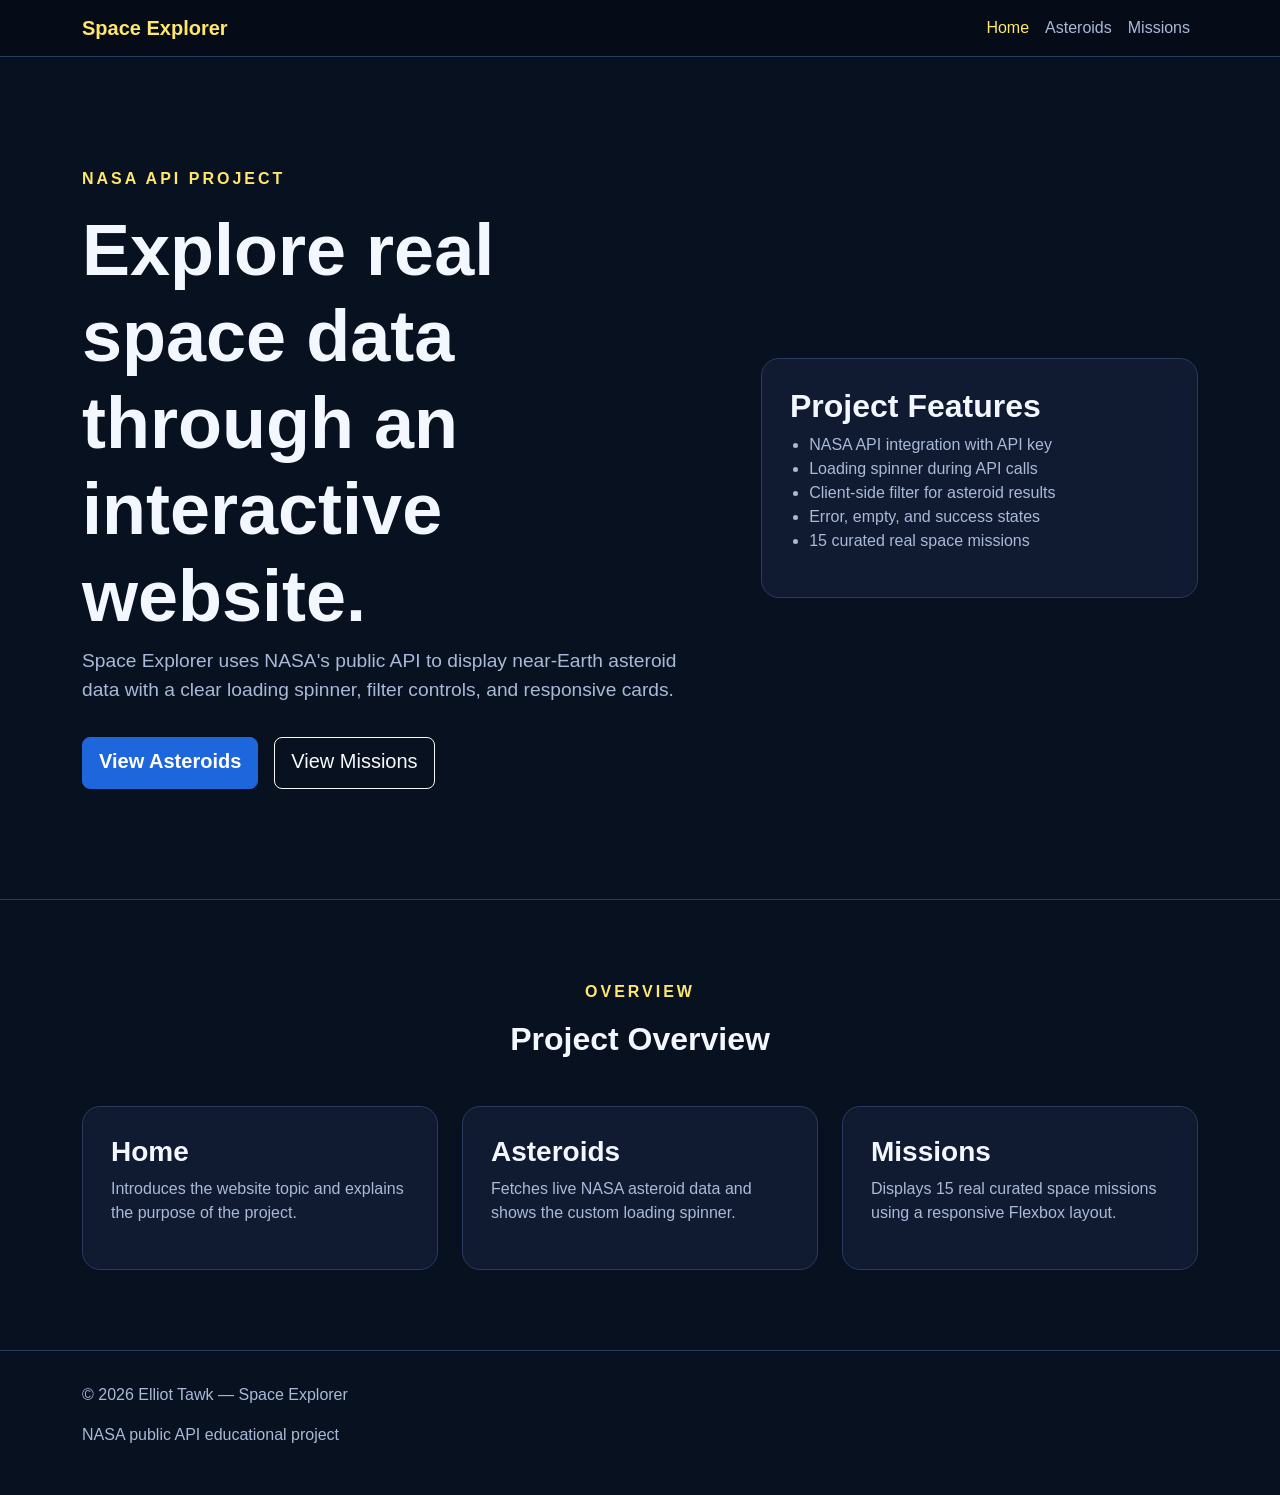
<file: index.html>
<!DOCTYPE html>
<html lang="en">
<head>
  <meta charset="UTF-8">
  <meta name="viewport" content="width=device-width, initial-scale=1.0">
  <title>Space Explorer | Home</title>
  <link href="https://cdn.jsdelivr.net/npm/bootstrap@5.3.3/dist/css/bootstrap.min.css" rel="stylesheet">
  <link rel="stylesheet" href="css/style.css">
</head>
<body>
  <nav class="navbar navbar-expand-lg navbar-dark site-navbar">
    <div class="container">
      <a class="navbar-brand fw-bold" href="index.html">Space Explorer</a>
      <button class="navbar-toggler" type="button" data-bs-toggle="collapse" data-bs-target="#mainNav" aria-controls="mainNav" aria-expanded="false" aria-label="Toggle navigation">
        <span class="navbar-toggler-icon"></span>
      </button>
      <div class="collapse navbar-collapse" id="mainNav">
        <ul class="navbar-nav ms-auto">
          <li class="nav-item"><a class="nav-link active" href="index.html">Home</a></li>
          <li class="nav-item"><a class="nav-link" href="mars.html">Asteroids</a></li>
          <li class="nav-item"><a class="nav-link" href="about.html">Missions</a></li>
        </ul>
      </div>
    </div>
  </nav>

  <main>
    <header class="hero-section">
      <div class="container">
        <div class="row align-items-center g-5">
          <div class="col-lg-7">
            <p class="eyebrow">NASA API PROJECT</p>
            <h1>Explore real space data through an interactive website.</h1>
            <p class="lead-text">Space Explorer uses NASA's public API to display near-Earth asteroid data with a clear loading spinner, filter controls, and responsive cards.</p>
            <div class="hero-actions">
              <a href="mars.html" class="btn btn-primary btn-lg">View Asteroids</a>
              <a href="about.html" class="btn btn-outline-light btn-lg">View Missions</a>
            </div>
          </div>
          <div class="col-lg-5">
            <div class="hero-card">
              <h2>Project Features</h2>
              <ul>
                <li>NASA API integration with API key</li>
                <li>Loading spinner during API calls</li>
                <li>Client-side filter for asteroid results</li>
                <li>Error, empty, and success states</li>
                <li>15 curated real space missions</li>
              </ul>
            </div>
          </div>
        </div>
      </div>
    </header>

    <section class="page-section section-border">
      <div class="container">
        <div class="text-center mb-5">
          <p class="eyebrow">OVERVIEW</p>
          <h2>Project Overview</h2>
        </div>
        <div class="row g-4">
          <div class="col-md-4">
            <div class="info-card h-100">
              <h3>Home</h3>
              <p>Introduces the website topic and explains the purpose of the project.</p>
            </div>
          </div>
          <div class="col-md-4">
            <div class="info-card h-100">
              <h3>Asteroids</h3>
              <p>Fetches live NASA asteroid data and shows the custom loading spinner.</p>
            </div>
          </div>
          <div class="col-md-4">
            <div class="info-card h-100">
              <h3>Missions</h3>
              <p>Displays 15 real curated space missions using a responsive Flexbox layout.</p>
            </div>
          </div>
        </div>
      </div>
    </section>
  </main>

  <footer class="site-footer">
    <div class="container">
      <p>© 2026 Elliot Tawk — Space Explorer</p>
      <p>NASA public API educational project</p>
    </div>
  </footer>

  <script src="https://cdn.jsdelivr.net/npm/bootstrap@5.3.3/dist/js/bootstrap.bundle.min.js"></script>
  <script src="js/app.js"></script>
</body>
</html>
</file>
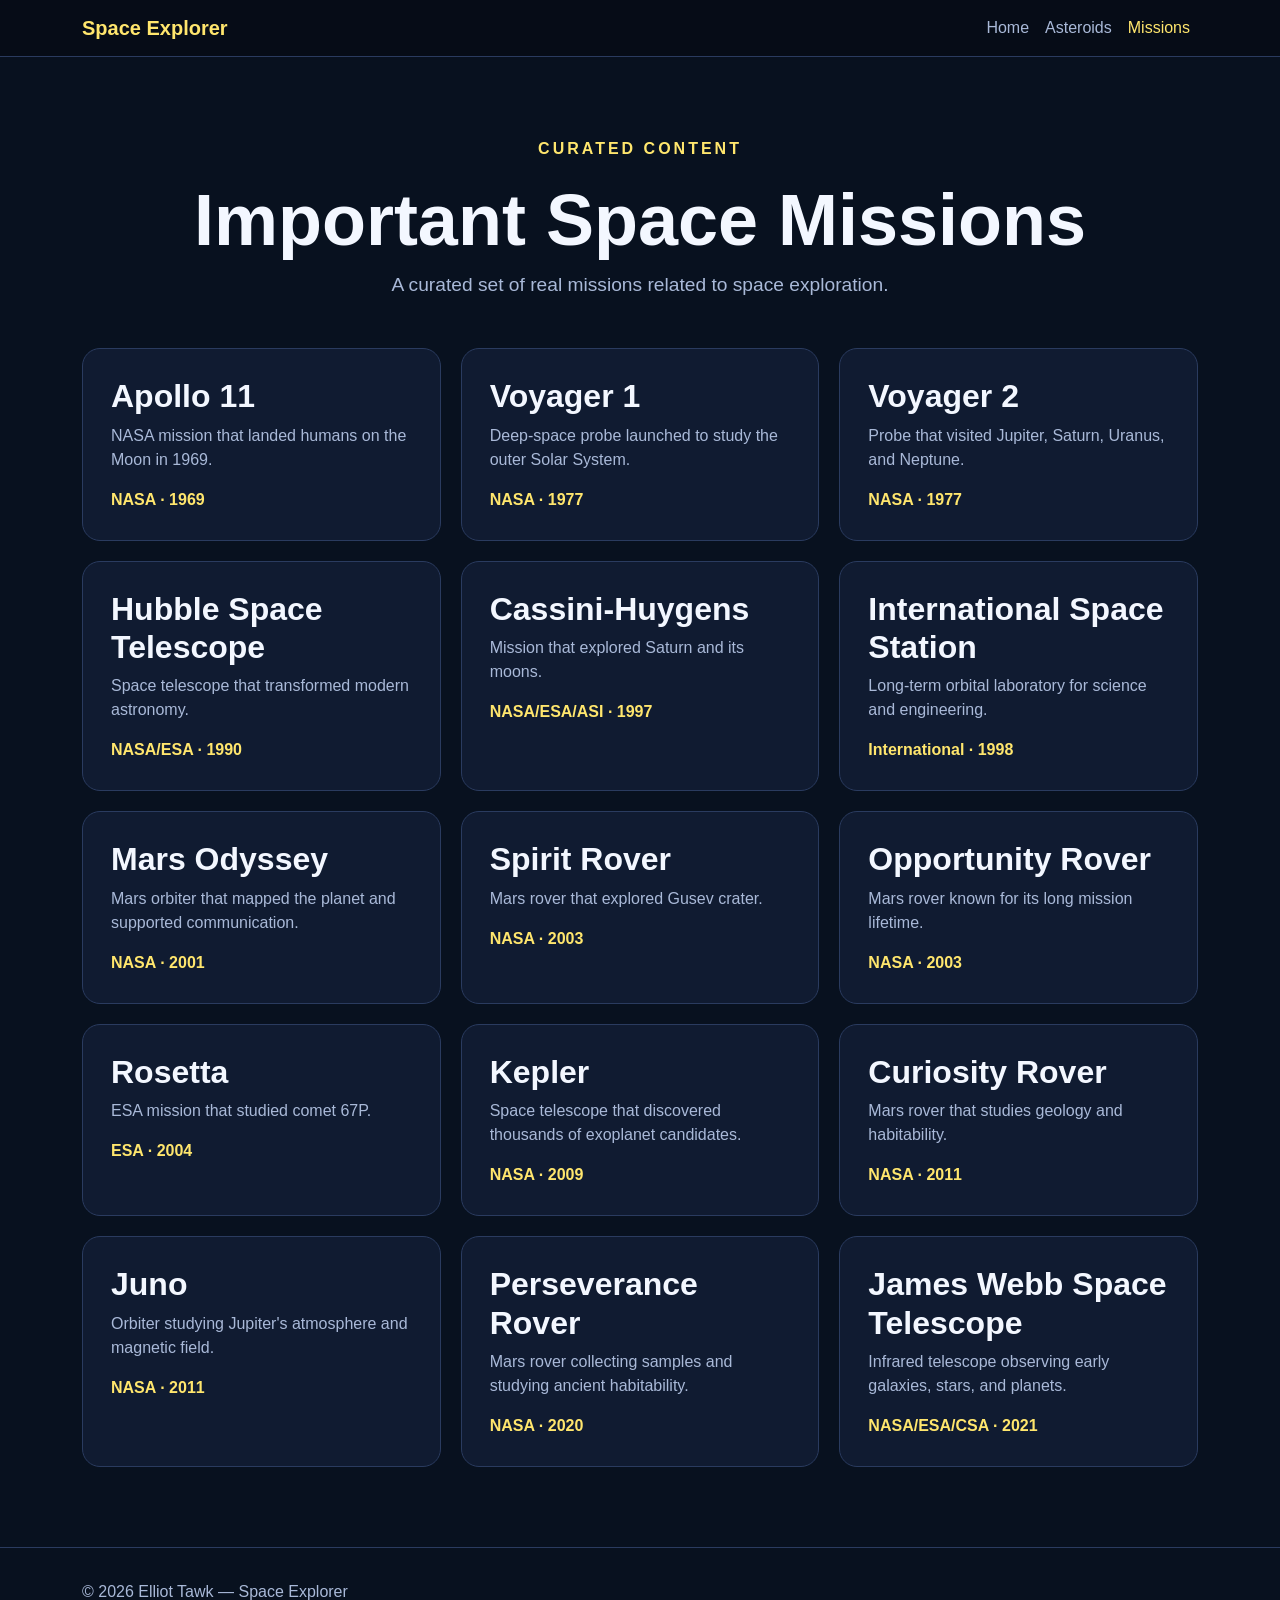
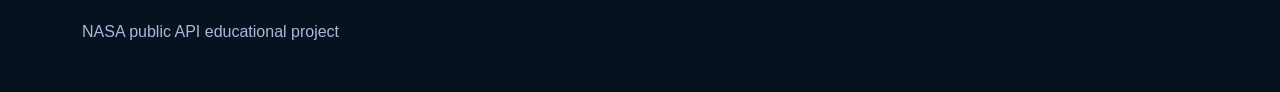
<file: about.html>
<!DOCTYPE html>
<html lang="en">
<head>
  <meta charset="UTF-8">
  <meta name="viewport" content="width=device-width, initial-scale=1.0">
  <title>Space Explorer | Missions</title>
  <link href="https://cdn.jsdelivr.net/npm/bootstrap@5.3.3/dist/css/bootstrap.min.css" rel="stylesheet">
  <link rel="stylesheet" href="css/style.css">
</head>
<body>
  <nav class="navbar navbar-expand-lg navbar-dark site-navbar">
    <div class="container">
      <a class="navbar-brand fw-bold" href="index.html">Space Explorer</a>
      <button class="navbar-toggler" type="button" data-bs-toggle="collapse" data-bs-target="#mainNav" aria-controls="mainNav" aria-expanded="false" aria-label="Toggle navigation">
        <span class="navbar-toggler-icon"></span>
      </button>
      <div class="collapse navbar-collapse" id="mainNav">
        <ul class="navbar-nav ms-auto">
          <li class="nav-item"><a class="nav-link" href="index.html">Home</a></li>
          <li class="nav-item"><a class="nav-link" href="mars.html">Asteroids</a></li>
          <li class="nav-item"><a class="nav-link active" href="about.html">Missions</a></li>
        </ul>
      </div>
    </div>
  </nav>

  <main>
    <section class="page-section">
      <div class="container">
        <div class="text-center mb-5">
          <p class="eyebrow">CURATED CONTENT</p>
          <h1>Important Space Missions</h1>
          <p class="lead-text">A curated set of real missions related to space exploration.</p>
        </div>

        <div class="mission-grid">
          <article class="mission-card"><h2>Apollo 11</h2><p>NASA mission that landed humans on the Moon in 1969.</p><span>NASA · 1969</span></article>
          <article class="mission-card"><h2>Voyager 1</h2><p>Deep-space probe launched to study the outer Solar System.</p><span>NASA · 1977</span></article>
          <article class="mission-card"><h2>Voyager 2</h2><p>Probe that visited Jupiter, Saturn, Uranus, and Neptune.</p><span>NASA · 1977</span></article>
          <article class="mission-card"><h2>Hubble Space Telescope</h2><p>Space telescope that transformed modern astronomy.</p><span>NASA/ESA · 1990</span></article>
          <article class="mission-card"><h2>Cassini-Huygens</h2><p>Mission that explored Saturn and its moons.</p><span>NASA/ESA/ASI · 1997</span></article>
          <article class="mission-card"><h2>International Space Station</h2><p>Long-term orbital laboratory for science and engineering.</p><span>International · 1998</span></article>
          <article class="mission-card"><h2>Mars Odyssey</h2><p>Mars orbiter that mapped the planet and supported communication.</p><span>NASA · 2001</span></article>
          <article class="mission-card"><h2>Spirit Rover</h2><p>Mars rover that explored Gusev crater.</p><span>NASA · 2003</span></article>
          <article class="mission-card"><h2>Opportunity Rover</h2><p>Mars rover known for its long mission lifetime.</p><span>NASA · 2003</span></article>
          <article class="mission-card"><h2>Rosetta</h2><p>ESA mission that studied comet 67P.</p><span>ESA · 2004</span></article>
          <article class="mission-card"><h2>Kepler</h2><p>Space telescope that discovered thousands of exoplanet candidates.</p><span>NASA · 2009</span></article>
          <article class="mission-card"><h2>Curiosity Rover</h2><p>Mars rover that studies geology and habitability.</p><span>NASA · 2011</span></article>
          <article class="mission-card"><h2>Juno</h2><p>Orbiter studying Jupiter's atmosphere and magnetic field.</p><span>NASA · 2011</span></article>
          <article class="mission-card"><h2>Perseverance Rover</h2><p>Mars rover collecting samples and studying ancient habitability.</p><span>NASA · 2020</span></article>
          <article class="mission-card"><h2>James Webb Space Telescope</h2><p>Infrared telescope observing early galaxies, stars, and planets.</p><span>NASA/ESA/CSA · 2021</span></article>
        </div>
      </div>
    </section>
  </main>

  <footer class="site-footer">
    <div class="container">
      <p>© 2026 Elliot Tawk — Space Explorer</p>
      <p>NASA public API educational project</p>
    </div>
  </footer>

  <script src="https://cdn.jsdelivr.net/npm/bootstrap@5.3.3/dist/js/bootstrap.bundle.min.js"></script>
  <script src="js/app.js"></script>
</body>
</html>
</file>
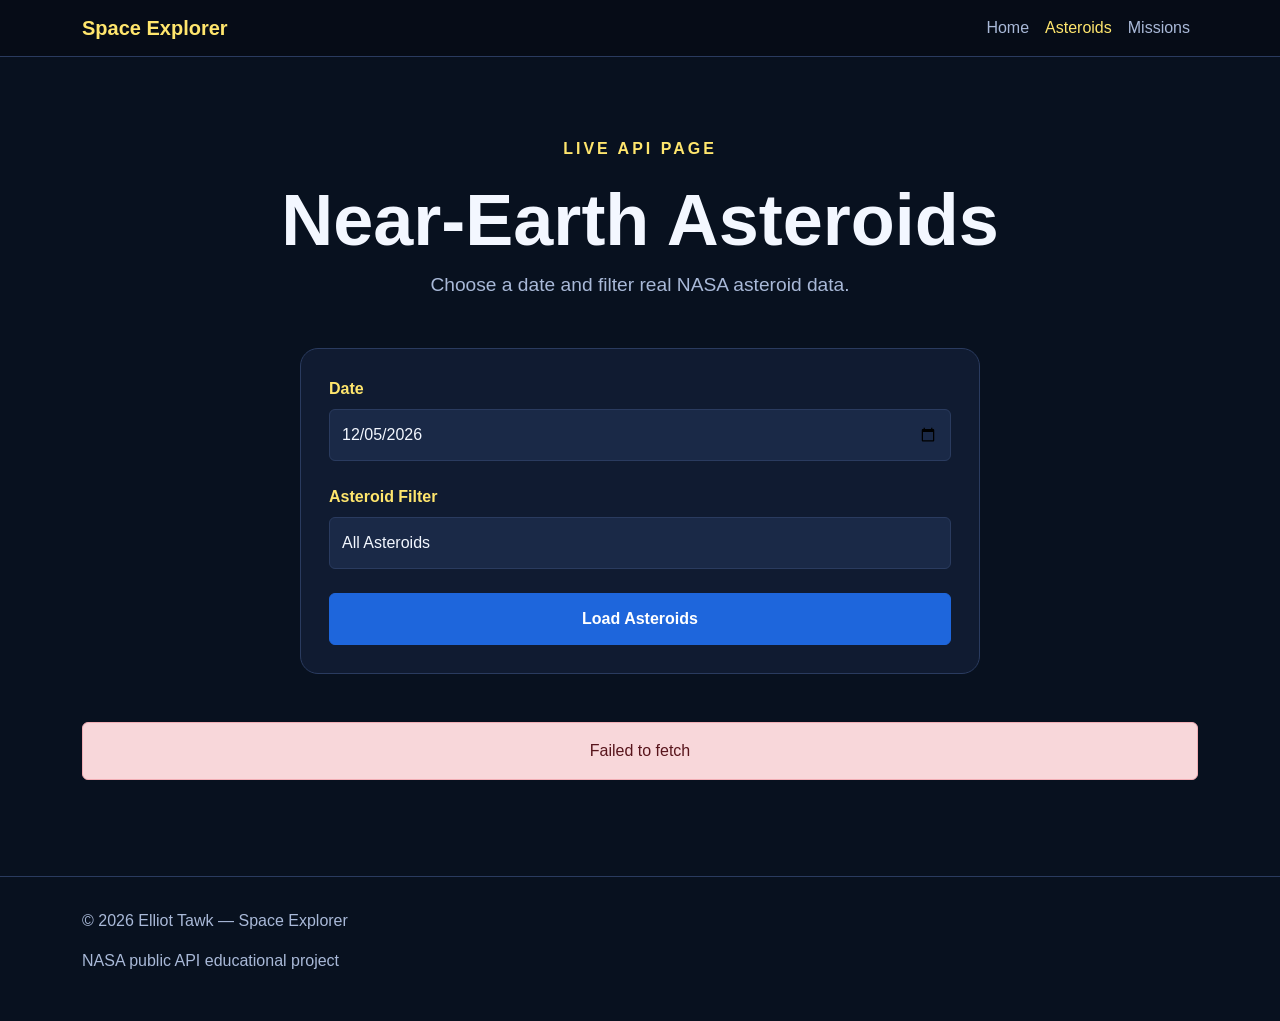
<file: mars.html>
<!DOCTYPE html>
<html lang="en">
<head>
  <meta charset="UTF-8">
  <meta name="viewport" content="width=device-width, initial-scale=1.0">
  <title>Space Explorer | Near-Earth Asteroids</title>
  <link href="https://cdn.jsdelivr.net/npm/bootstrap@5.3.3/dist/css/bootstrap.min.css" rel="stylesheet">
  <link rel="stylesheet" href="css/style.css">
</head>
<body>
  <nav class="navbar navbar-expand-lg navbar-dark site-navbar">
    <div class="container">
      <a class="navbar-brand fw-bold" href="index.html">Space Explorer</a>
      <button class="navbar-toggler" type="button" data-bs-toggle="collapse" data-bs-target="#mainNav" aria-controls="mainNav" aria-expanded="false" aria-label="Toggle navigation">
        <span class="navbar-toggler-icon"></span>
      </button>
      <div class="collapse navbar-collapse" id="mainNav">
        <ul class="navbar-nav ms-auto">
          <li class="nav-item"><a class="nav-link" href="index.html">Home</a></li>
          <li class="nav-item"><a class="nav-link active" href="mars.html">Asteroids</a></li>
          <li class="nav-item"><a class="nav-link" href="about.html">Missions</a></li>
        </ul>
      </div>
    </div>
  </nav>

  <main>
    <section class="page-section">
      <div class="container">
        <div class="text-center mb-5">
          <p class="eyebrow">LIVE API PAGE</p>
          <h1>Near-Earth Asteroids</h1>
          <p class="lead-text">Choose a date and filter real NASA asteroid data.</p>
        </div>

        <div class="control-panel mx-auto mb-5">
          <div class="mb-4">
            <label for="dateInput" class="form-label">Date</label>
            <input type="date" id="dateInput" class="form-control">
          </div>

          <div class="mb-4">
            <label for="filterSelect" class="form-label">Asteroid Filter</label>
            <select id="filterSelect" class="form-select">
              <option value="all">All Asteroids</option>
              <option value="hazardous">Potentially Hazardous</option>
              <option value="safe">Not Hazardous</option>
            </select>
          </div>

          <button id="loadButton" class="btn btn-primary w-100">Load Asteroids</button>
        </div>

        <div id="loadingSpinner" class="loading-box d-none" role="status" aria-live="polite">
          <div class="custom-spinner" aria-hidden="true"></div>
          <p>Loading NASA asteroid data...</p>
        </div>

        <div id="messageBox"></div>
        <p id="resultCount" class="result-count text-center"></p>
        <div id="asteroidGrid" class="row"></div>
      </div>
    </section>
  </main>

  <footer class="site-footer">
    <div class="container">
      <p>© 2026 Elliot Tawk — Space Explorer</p>
      <p>NASA public API educational project</p>
    </div>
  </footer>

  <script src="https://cdn.jsdelivr.net/npm/bootstrap@5.3.3/dist/js/bootstrap.bundle.min.js"></script>
  <script src="js/app.js"></script>
</body>
</html>
</file>
<file: css/style.css>
:root {
  --color-bg: #08111f;
  --color-panel: #101b31;
  --color-card: #14213d;
  --color-border: #2a3b5f;
  --color-text: #f3f7ff;
  --color-muted: #a9b9d8;
  --color-primary: #1e66dc;
  --color-star: #ffe66d;
}

* {
  box-sizing: border-box;
}

body {
  margin: 0;
  min-height: 100vh;
  background: var(--color-bg);
  color: var(--color-text);
  font-family: Arial, Helvetica, sans-serif;
}

.site-navbar {
  background: #060c17;
  border-bottom: 1px solid var(--color-border);
}

.navbar-brand,
.nav-link.active {
  color: var(--color-star) !important;
}

.nav-link {
  color: var(--color-muted) !important;
}

.nav-link:hover {
  color: var(--color-text) !important;
}

.hero-section {
  padding: 110px 0;
}

.page-section {
  padding: 80px 0;
}

.section-border {
  border-top: 1px solid var(--color-border);
}

.eyebrow {
  color: var(--color-star);
  font-weight: 700;
  letter-spacing: 3px;
  text-transform: uppercase;
}

h1,
h2,
h3 {
  font-weight: 800;
}

h1 {
  font-size: clamp(2.2rem, 6vw, 4.5rem);
}

.lead-text {
  color: var(--color-muted);
  font-size: 1.2rem;
  max-width: 720px;
  margin-left: auto;
  margin-right: auto;
}

.hero-actions {
  display: flex;
  gap: 1rem;
  flex-wrap: wrap;
  margin-top: 2rem;
}

.hero-card,
.info-card,
.control-panel,
.mission-card,
.empty-box {
  background: var(--color-panel);
  border: 1px solid var(--color-border);
  border-radius: 18px;
  padding: 28px;
}

.hero-card ul {
  padding-left: 1.2rem;
  color: var(--color-muted);
}

.info-card p,
.mission-card p,
.empty-box p {
  color: var(--color-muted);
}

.control-panel {
  max-width: 680px;
}

.form-label {
  color: var(--color-star);
  font-weight: 700;
}

.form-control,
.form-select {
  background: #1a2947;
  border-color: var(--color-border);
  color: var(--color-text);
  min-height: 52px;
}

.form-control:focus,
.form-select:focus {
  background: #1a2947;
  color: var(--color-text);
  border-color: var(--color-primary);
  box-shadow: 0 0 0 0.2rem rgba(30, 102, 220, 0.25);
}

.btn-primary {
  background: var(--color-primary);
  border-color: var(--color-primary);
  min-height: 52px;
  font-weight: 700;
}

.loading-box {
  text-align: center;
  padding: 40px;
}

.custom-spinner {
  width: 64px;
  height: 64px;
  border-radius: 50%;
  border: 6px solid rgba(255, 255, 255, 0.16);
  border-top-color: var(--color-star);
  border-right-color: var(--color-primary);
  margin: 0 auto 16px;
  animation: spin 0.8s linear infinite;
}

@keyframes spin {
  to {
    transform: rotate(360deg);
  }
}

.result-count {
  color: var(--color-star);
  font-weight: 700;
}

.space-card {
  background: var(--color-card);
  color: var(--color-text);
  border: 1px solid var(--color-border);
  border-radius: 16px;
}

.space-card:hover {
  border-color: var(--color-primary);
}

.card-title {
  color: var(--color-star);
}

.card-text {
  color: var(--color-muted);
}

.mission-grid {
  display: flex;
  flex-wrap: wrap;
  gap: 20px;
}

.mission-card {
  flex: 1 1 280px;
}

.mission-card span {
  color: var(--color-star);
  font-weight: 700;
}

.site-footer {
  border-top: 1px solid var(--color-border);
  padding: 32px 0;
  color: var(--color-muted);
}

@media (max-width: 576px) {
  .hero-section,
  .page-section {
    padding: 56px 0;
  }

  .hero-actions {
    flex-direction: column;
  }
}
</file>
